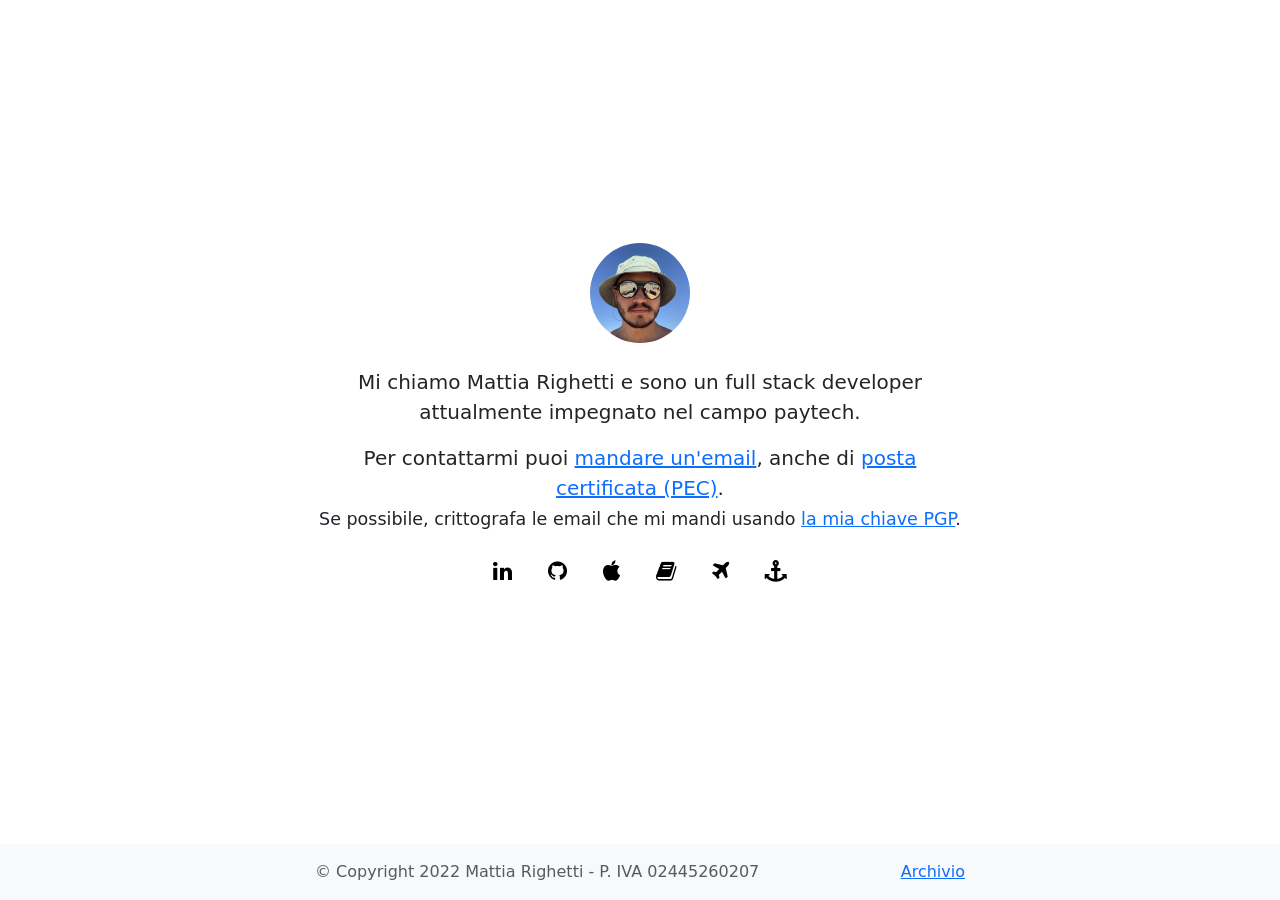
<file: index.html>
<!doctype html>
<html lang="en" class="h-100">
  <head>
    <title>Mattia Righetti</title>
    <meta charset="utf-8">
    <meta name="robots" content="index, follow, max-image-preview:large, max-snippet:-1, max-video-preview:-1">
    <meta name="description" content="Full stack developer">
    <link rel="canonical" href="https://rght.it/">
    <meta property="og:locale" content="it_IT">
    <meta property="og:type" content="website">
    <meta property="og:title" content="Mattia Righetti">
    <meta property="og:description" content="Full stack developer">
    <meta property="og:url" content="https://rght.it/">
    <meta property="og:site_name" content="Mattia Righetti">
    <meta property="article:modified_time" content="2022-04-18T16:51:58+00:00">
    <meta property="og:image" content="">
    <meta property="og:image:width" content="">
    <meta property="og:image:height" content="">
    <meta property="og:image:type" content="image/jpeg">
    <meta name="twitter:card" content="summary_large_image">
    <meta name="twitter:title" content="Mattia Righetti">
    <meta name="twitter:description" content="Full stack developer">
    <meta name="twitter:image" content="">
    <meta name="twitter:site" content="@mrght">
    <meta name="twitter:label1" content="Estimated reading time">
    <meta name="twitter:data1" content="1 minute">
    <meta name="viewport" content="width=device-width, initial-scale=1">
    <link href="https://cdn.jsdelivr.net/npm/bootstrap@5.1.3/dist/css/bootstrap.min.css" rel="stylesheet" integrity="sha384-1BmE4kWBq78iYhFldvKuhfTAU6auU8tT94WrHftjDbrCEXSU1oBoqyl2QvZ6jIW3" crossorigin="anonymous">
    <link rel="stylesheet" href="https://cdnjs.cloudflare.com/ajax/libs/font-awesome/4.7.0/css/font-awesome.min.css">
    <style>
      .container {
      width: auto;
      max-width: 680px;
      padding: 0 15px;
      }
      .fa {
      padding: 6px;
      font-size: 22px;
      text-decoration: none;
      color: black;
      }
      .contact-link {
      padding-left: 6px;
      font-size: 16px;
      text-decoration: none;
      color: black;
      }
      .archive {
      float: right;
      }
    </style>
    <!-- Google tag (gtag.js) -->
    <script async src="https://www.googletagmanager.com/gtag/js?id=G-7KN0N67CWR"></script>
    <script>
      window.dataLayer = window.dataLayer || [];
      function gtag(){dataLayer.push(arguments);}
      gtag('js', new Date());
      
      gtag('config', 'G-7KN0N67CWR');
                                                                                                            
    </script>
  </head>
  <body class="d-flex flex-column h-100">
    <header class="mb-auto"></header>
    <main class="flex-shrink-0 px-3 text-center d-flex p-3 mx-auto flex-column">
      <div class="container">
        <img src="Cappellino.jpg" class="img-circle hidden-xs-down" style="width: 100px; border-radius: 50px; margin-top: -10px;">
        <br><br>
        <p class="lead">Mi chiamo Mattia Righetti e sono un full stack developer attualmente impegnato nel campo
          paytech.
        </p>
        <p class="lead">Per contattarmi puoi <a href="/contact?type=email" target="_blank">mandare un'email</a>, anche di <a href="/contact?type=pec" target="_blank">posta certificata (PEC)</a>.                                                                                                                        <br>
          <small>Se possibile, crittografa le email che mi mandi usando <a href="public_key.asc">la mia chiave PGP</a>.
          </small>
        </p>
      </div>
<div class="container">
  <div class="row justify-content-center">
    <div class="col-auto">
      <ul class="list-unstyled d-flex gap-4 m-0 p-0">
        <li>
          <a href="https://linkedin.com/in/mattiarighetti"
             target="_blank"
             class="text-decoration-none text-dark fs-3">
            <i class="fa fa-linkedin"></i>
          </a>
        </li>
        <li>
          <a href="https://github.com/mattiarighetti"
             target="_blank"
             class="text-decoration-none text-dark fs-3">
            <i class="fa fa-github"></i>
          </a>
        </li>
        <li>
          <a href="https://apps.apple.com/it/developer/mattia-righetti/id1128702482"
             target="_blank"
             class="text-decoration-none text-dark fs-3">
            <i class="fa fa-apple"></i>
          </a>
        </li>
        <li>
          <a href="https://rght.it/lib"
             target="_blank"
             class="text-decoration-none text-dark fs-3">
            <i class="fa fa-book"></i>
          </a>
        </li>
        <li>
          <a href="https://www.onlinecontest.org/olc-3.0/gliding/flightbook.html?sp=2026&st=olcp&rt=olc&pi=85450"
             target="_blank"
             class="text-decoration-none text-dark fs-3">
            <i class="fa fa-plane"></i>
          </a>
        </li>
        <li>
          <a href="https://sailties.net/it/u/mattiar"
             target="_blank"
             class="text-decoration-none text-dark fs-3">
            <i class="fa fa-anchor"></i>
          </a>
        </li>
      </ul>
    </div>
  </div>
</div>

    </main>
    <footer class="footer mt-auto py-3 bg-light">
      <div class="container">
        <span class="text-muted">&copy; Copyright 2022 Mattia Righetti - P. IVA 02445260207</span>
        <span class="text-muted archive">
        <a href="https://web.archive.org/web/20220426195501/https://www.mattiarighetti.it/" target="_blank">Archivio</a>
        </span>
      </div>
    </footer>
    <script src="https://cdn.jsdelivr.net/npm/bootstrap@5.1.3/dist/js/bootstrap.bundle.min.js" integrity="sha384-ka7Sk0Gln4gmtz2MlQnikT1wXgYsOg+OMhuP+IlRH9sENBO0LRn5q+8nbTov4+1p" crossorigin="anonymous"></script>
  </body>
</html>
</file>
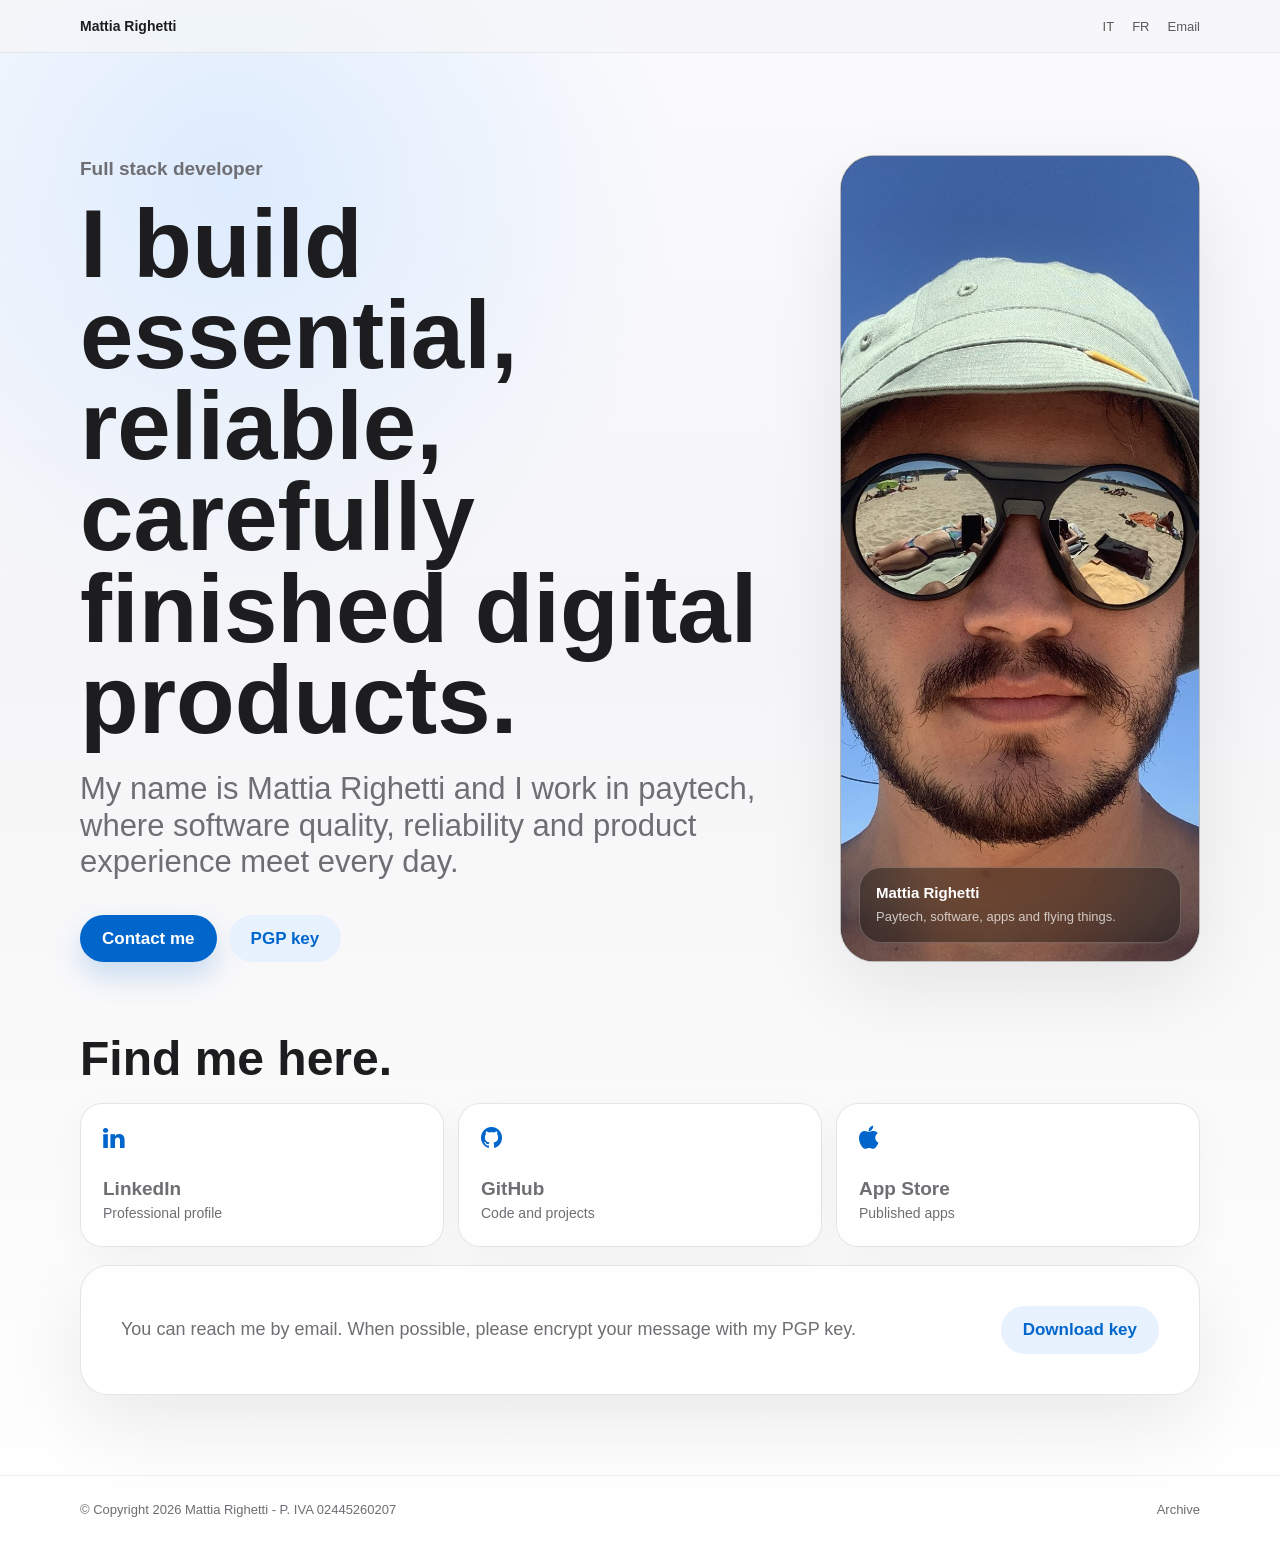
<file: en/index.html>
<!doctype html>
<html lang="en">
  <head>
    <title>Mattia Righetti</title>
    <meta charset="utf-8">
    <meta name="robots" content="index, follow, max-image-preview:large, max-snippet:-1, max-video-preview:-1">
    <meta name="description" content="Full stack developer in the paytech industry.">
    <link rel="canonical" href="https://rght.it/en/">
    <meta property="og:locale" content="en_US">
    <meta property="og:type" content="website">
    <meta property="og:title" content="Mattia Righetti">
    <meta property="og:description" content="Full stack developer in the paytech industry.">
    <meta property="og:url" content="https://rght.it/en/">
    <meta property="og:site_name" content="Mattia Righetti">
    <meta property="article:modified_time" content="2026-07-20T00:00:00+02:00">
    <meta name="twitter:card" content="summary_large_image">
    <meta name="twitter:title" content="Mattia Righetti">
    <meta name="twitter:description" content="Full stack developer in the paytech industry.">
    <meta name="twitter:site" content="@mrght">
    <meta name="viewport" content="width=device-width, initial-scale=1">
    <link href="https://cdn.jsdelivr.net/npm/bootstrap@5.1.3/dist/css/bootstrap.min.css" rel="stylesheet" integrity="sha384-1BmE4kWBq78iYhFldvKuhfTAU6auU8tT94WrHftjDbrCEXSU1oBoqyl2QvZ6jIW3" crossorigin="anonymous">
    <link rel="stylesheet" href="https://cdnjs.cloudflare.com/ajax/libs/font-awesome/4.7.0/css/font-awesome.min.css">
    <link rel="stylesheet" href="/assets/css/site.css">
    <script async src="https://www.googletagmanager.com/gtag/js?id=G-7KN0N67CWR"></script>
    <script>
      window.dataLayer = window.dataLayer || [];
      function gtag(){dataLayer.push(arguments);}
      gtag('js', new Date());
      gtag('config', 'G-7KN0N67CWR');
    </script>
  </head>
  <body>
    <div class="site-shell">
      <header class="topbar">
        <nav class="topbar-inner" aria-label="Main navigation">
          <a class="brand" href="/en/">Mattia Righetti</a>
          <ul class="nav-links">
            <li><a href="/">IT</a></li>
            <li><a href="/fr/">FR</a></li>
            <li><a href="/contact?type=email">Email</a></li>
          </ul>
        </nav>
      </header>

      <main>
        <section class="hero" aria-labelledby="hero-title">
          <div class="hero-grid">
            <div>
              <p class="eyebrow">Full stack developer</p>
              <h1 class="hero-title" id="hero-title">I build essential, reliable, carefully finished digital products.</h1>
              <p class="hero-copy">My name is Mattia Righetti and I work in paytech, where software quality, reliability and product experience meet every day.</p>
              <div class="hero-actions">
                <a class="button button-primary" href="/contact?type=email">Contact me</a>
                <a class="button button-secondary" href="/public_key.asc">PGP key</a>
              </div>
            </div>

            <figure class="portrait-card m-0">
              <img src="/Cappellino.jpg" alt="Portrait of Mattia Righetti">
              <figcaption class="portrait-caption">
                <strong>Mattia Righetti</strong>
                <span>Paytech, software, apps and flying things.</span>
              </figcaption>
            </figure>
          </div>
        </section>

        <section class="content-band" aria-labelledby="links-title">
          <div class="content-inner">
            <h2 class="section-title" id="links-title">Find me here.</h2>
            <div class="link-grid">
              <a class="link-card" href="https://linkedin.com/in/mattiarighetti/?locale=en_US" target="_blank" rel="noopener">
                <i class="fa fa-linkedin" aria-hidden="true"></i>
                <span><strong>LinkedIn</strong>Professional profile</span>
              </a>
              <a class="link-card" href="https://github.com/mattiarighetti" target="_blank" rel="noopener">
                <i class="fa fa-github" aria-hidden="true"></i>
                <span><strong>GitHub</strong>Code and projects</span>
              </a>
              <a class="link-card" href="https://apps.apple.com/it/developer/mattia-righetti/id1128702482" target="_blank" rel="noopener">
                <i class="fa fa-apple" aria-hidden="true"></i>
                <span><strong>App Store</strong>Published apps</span>
              </a>
            </div>

            <div class="note-panel">
              <p>You can reach me by email. When possible, please encrypt your message with my PGP key.</p>
              <a class="button button-secondary" href="/public_key.asc">Download key</a>
            </div>
          </div>
        </section>
      </main>

      <footer class="site-footer">
        <div class="footer-inner">
          <span>&copy; Copyright 2026 Mattia Righetti - P. IVA 02445260207</span>
          <a href="https://web.archive.org/web/20220426195501/https://www.mattiarighetti.it/" target="_blank" rel="noopener">Archive</a>
        </div>
      </footer>
    </div>

    <script src="https://cdn.jsdelivr.net/npm/bootstrap@5.1.3/dist/js/bootstrap.bundle.min.js" integrity="sha384-ka7Sk0Gln4gmtz2MlQnikT1wXgYsOg+OMhuP+IlRH9sENBO0LRn5q+8nbTov4+1p" crossorigin="anonymous"></script>
  </body>
</html>
</file>
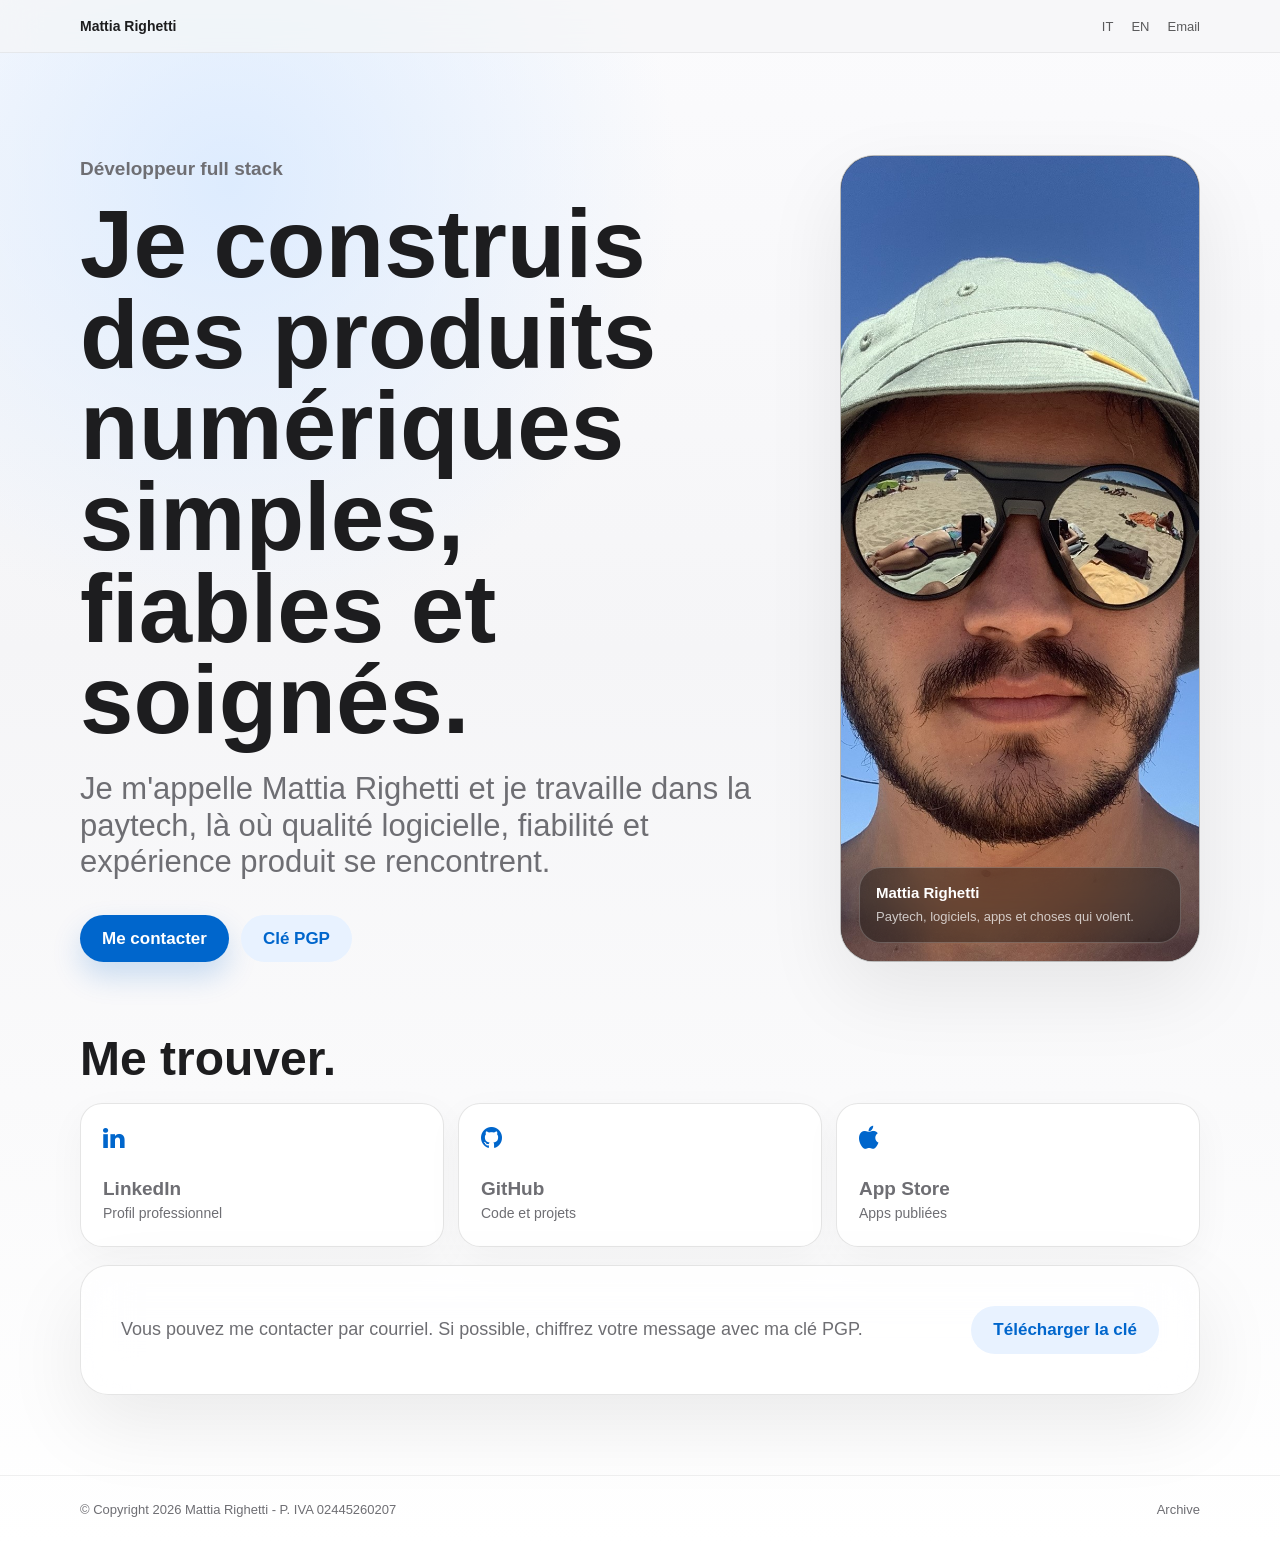
<file: fr/index.html>
<!doctype html>
<html lang="fr">
  <head>
    <title>Mattia Righetti</title>
    <meta charset="utf-8">
    <meta name="robots" content="index, follow, max-image-preview:large, max-snippet:-1, max-video-preview:-1">
    <meta name="description" content="Developpeur full stack dans le secteur paytech.">
    <link rel="canonical" href="https://rght.it/fr/">
    <meta property="og:locale" content="fr_FR">
    <meta property="og:type" content="website">
    <meta property="og:title" content="Mattia Righetti">
    <meta property="og:description" content="Developpeur full stack dans le secteur paytech.">
    <meta property="og:url" content="https://rght.it/fr/">
    <meta property="og:site_name" content="Mattia Righetti">
    <meta property="article:modified_time" content="2026-07-20T00:00:00+02:00">
    <meta name="twitter:card" content="summary_large_image">
    <meta name="twitter:title" content="Mattia Righetti">
    <meta name="twitter:description" content="Developpeur full stack dans le secteur paytech.">
    <meta name="twitter:site" content="@mrght">
    <meta name="viewport" content="width=device-width, initial-scale=1">
    <link href="https://cdn.jsdelivr.net/npm/bootstrap@5.1.3/dist/css/bootstrap.min.css" rel="stylesheet" integrity="sha384-1BmE4kWBq78iYhFldvKuhfTAU6auU8tT94WrHftjDbrCEXSU1oBoqyl2QvZ6jIW3" crossorigin="anonymous">
    <link rel="stylesheet" href="https://cdnjs.cloudflare.com/ajax/libs/font-awesome/4.7.0/css/font-awesome.min.css">
    <link rel="stylesheet" href="/assets/css/site.css">
    <script async src="https://www.googletagmanager.com/gtag/js?id=G-7KN0N67CWR"></script>
    <script>
      window.dataLayer = window.dataLayer || [];
      function gtag(){dataLayer.push(arguments);}
      gtag('js', new Date());
      gtag('config', 'G-7KN0N67CWR');
    </script>
  </head>
  <body>
    <div class="site-shell">
      <header class="topbar">
        <nav class="topbar-inner" aria-label="Navigation principale">
          <a class="brand" href="/fr/">Mattia Righetti</a>
          <ul class="nav-links">
            <li><a href="/">IT</a></li>
            <li><a href="/en/">EN</a></li>
            <li><a href="/contact?type=email">Email</a></li>
          </ul>
        </nav>
      </header>

      <main>
        <section class="hero" aria-labelledby="hero-title">
          <div class="hero-grid">
            <div>
              <p class="eyebrow">D&eacute;veloppeur full stack</p>
              <h1 class="hero-title" id="hero-title">Je construis des produits num&eacute;riques simples, fiables et soign&eacute;s.</h1>
              <p class="hero-copy">Je m'appelle Mattia Righetti et je travaille dans la paytech, l&agrave; o&ugrave; qualit&eacute; logicielle, fiabilit&eacute; et exp&eacute;rience produit se rencontrent.</p>
              <div class="hero-actions">
                <a class="button button-primary" href="/contact?type=email">Me contacter</a>
                <a class="button button-secondary" href="/public_key.asc">Cl&eacute; PGP</a>
              </div>
            </div>

            <figure class="portrait-card m-0">
              <img src="/Cappellino.jpg" alt="Portrait de Mattia Righetti">
              <figcaption class="portrait-caption">
                <strong>Mattia Righetti</strong>
                <span>Paytech, logiciels, apps et choses qui volent.</span>
              </figcaption>
            </figure>
          </div>
        </section>

        <section class="content-band" aria-labelledby="links-title">
          <div class="content-inner">
            <h2 class="section-title" id="links-title">Me trouver.</h2>
            <div class="link-grid">
              <a class="link-card" href="https://linkedin.com/in/mattiarighetti/?locale=fr_FR" target="_blank" rel="noopener">
                <i class="fa fa-linkedin" aria-hidden="true"></i>
                <span><strong>LinkedIn</strong>Profil professionnel</span>
              </a>
              <a class="link-card" href="https://github.com/mattiarighetti" target="_blank" rel="noopener">
                <i class="fa fa-github" aria-hidden="true"></i>
                <span><strong>GitHub</strong>Code et projets</span>
              </a>
              <a class="link-card" href="https://apps.apple.com/it/developer/mattia-righetti/id1128702482" target="_blank" rel="noopener">
                <i class="fa fa-apple" aria-hidden="true"></i>
                <span><strong>App Store</strong>Apps publi&eacute;es</span>
              </a>
            </div>

            <div class="note-panel">
              <p>Vous pouvez me contacter par courriel. Si possible, chiffrez votre message avec ma cl&eacute; PGP.</p>
              <a class="button button-secondary" href="/public_key.asc">T&eacute;l&eacute;charger la cl&eacute;</a>
            </div>
          </div>
        </section>
      </main>

      <footer class="site-footer">
        <div class="footer-inner">
          <span>&copy; Copyright 2026 Mattia Righetti - P. IVA 02445260207</span>
          <a href="https://web.archive.org/web/20220426195501/https://www.mattiarighetti.it/" target="_blank" rel="noopener">Archive</a>
        </div>
      </footer>
    </div>

    <script src="https://cdn.jsdelivr.net/npm/bootstrap@5.1.3/dist/js/bootstrap.bundle.min.js" integrity="sha384-ka7Sk0Gln4gmtz2MlQnikT1wXgYsOg+OMhuP+IlRH9sENBO0LRn5q+8nbTov4+1p" crossorigin="anonymous"></script>
  </body>
</html>
</file>
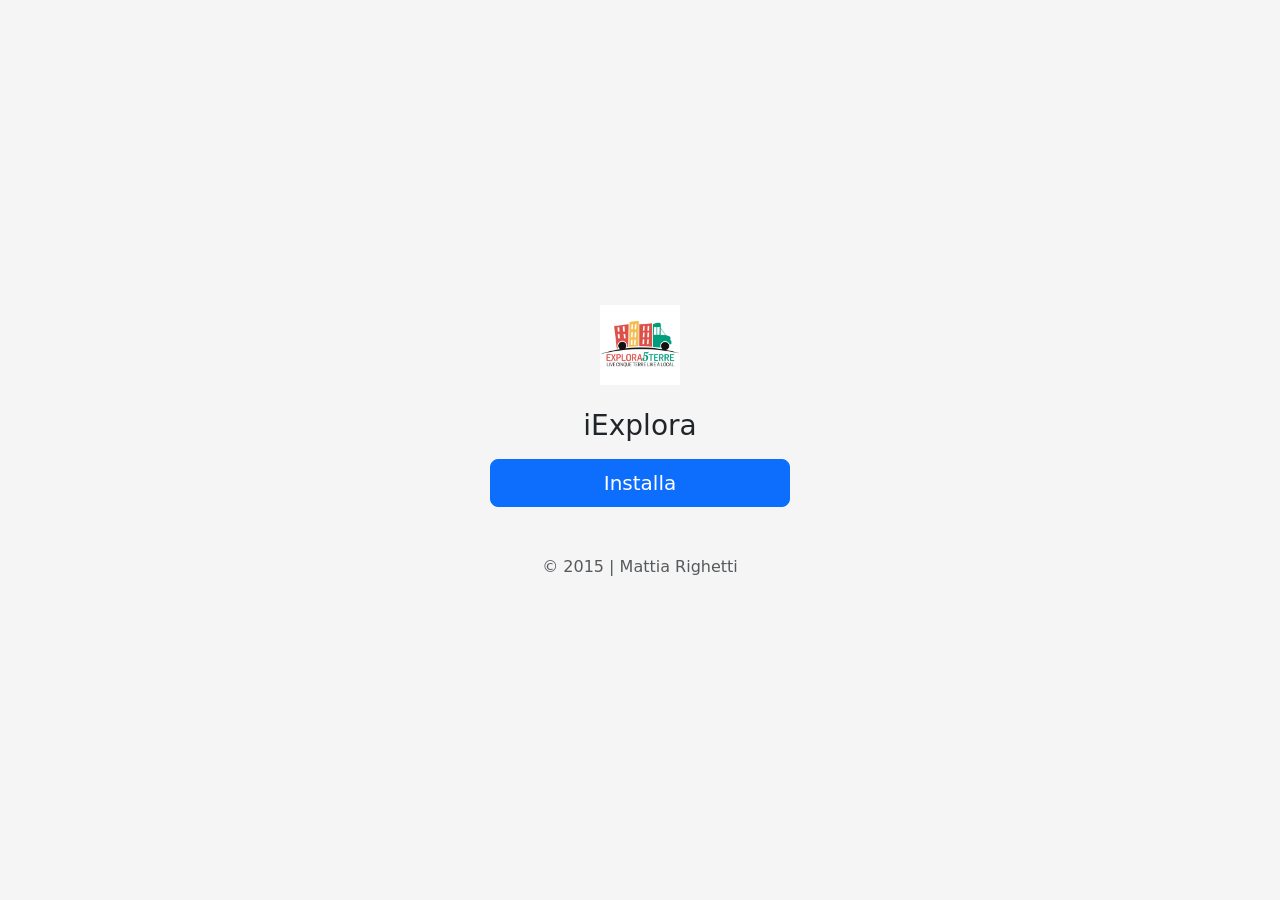
<file: apps/iExplora/v2/index.html>
<!doctype html>
<html lang="it">
  <head>
    <meta charset="utf-8">
    <meta name="viewport" content="width=device-width, initial-scale=1">
    <meta name="description" content="">
    <meta name="author" content="Mattia Righetti">
    <meta name="generator" content="Hugo 0.84.0">
    <title>iExplora - OTA Distribuion - Mattia Righetti</title>

    

    <!-- Bootstrap core CSS -->
    <link href="https://cdn.jsdelivr.net/npm/bootstrap@5.0.2/dist/css/bootstrap.min.css" rel="stylesheet" integrity="sha384-EVSTQN3/azprG1Anm3QDgpJLIm9Nao0Yz1ztcQTwFspd3yD65VohhpuuCOmLASjC" crossorigin="anonymous">

    <style>
      .bd-placeholder-img {
        font-size: 1.125rem;
        text-anchor: middle;
        -webkit-user-select: none;
        -moz-user-select: none;
        user-select: none;
      }

      @media (min-width: 768px) {
        .bd-placeholder-img-lg {
          font-size: 3.5rem;
        }
      }
    </style>

    
    <!-- Custom styles for this template -->
    <link href="signin.css" rel="stylesheet">
  </head>
  <body class="text-center">
    
<main class="form-signin">
  <form>
    <img class="mb-4" src="image.512x512.png" alt="" width="80" height="80">
    <h1 class="h3 mb-3 fw-normal">iExplora</h1>
    <a class="w-100 btn btn-lg btn-primary" href="itms-services://?action=download-manifest&url=https://rght.it/apps/iExplora/v2/manifest.plist">Installa</a>
    <p class="mt-5 mb-3 text-muted">&copy; 2015 | Mattia Righetti</p>
  </form>
</main>
    
  </body>
</html>
</file>
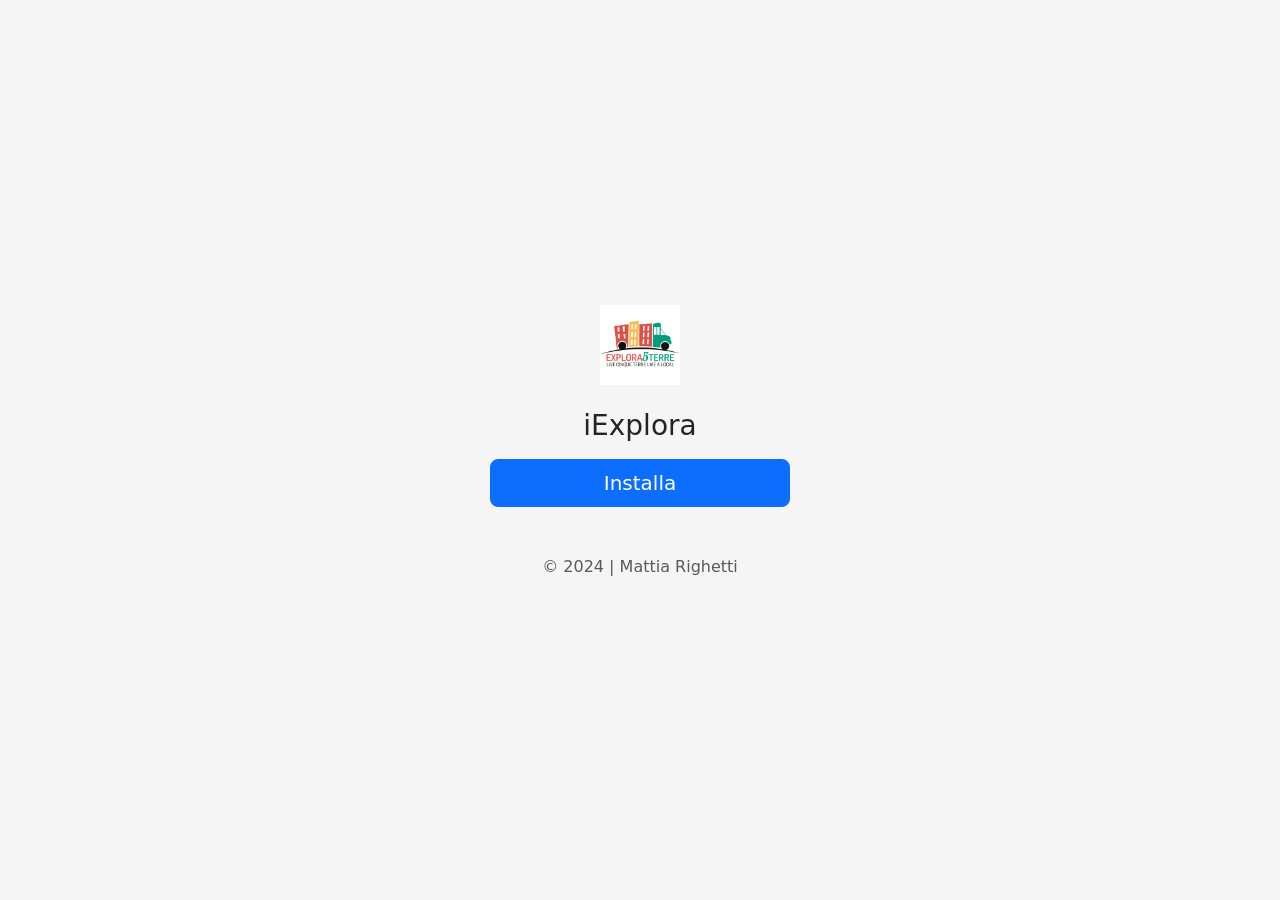
<file: apps/iExplora/v3/index.html>
<!doctype html>
<html lang="it">
  <head>
    <meta charset="utf-8">
    <meta name="viewport" content="width=device-width, initial-scale=1">
    <meta name="description" content="">
    <meta name="author" content="Mattia Righetti">
    <meta name="generator" content="Hugo 0.84.0">
    <title>iExplora - OTA Distribuion - Mattia Righetti</title>

    

    <!-- Bootstrap core CSS -->
    <link href="https://cdn.jsdelivr.net/npm/bootstrap@5.0.2/dist/css/bootstrap.min.css" rel="stylesheet" integrity="sha384-EVSTQN3/azprG1Anm3QDgpJLIm9Nao0Yz1ztcQTwFspd3yD65VohhpuuCOmLASjC" crossorigin="anonymous">

    <style>
      .bd-placeholder-img {
        font-size: 1.125rem;
        text-anchor: middle;
        -webkit-user-select: none;
        -moz-user-select: none;
        user-select: none;
      }

      @media (min-width: 768px) {
        .bd-placeholder-img-lg {
          font-size: 3.5rem;
        }
      }
    </style>

    
    <!-- Custom styles for this template -->
    <link href="signin.css" rel="stylesheet">
  </head>
  <body class="text-center">
    
<main class="form-signin">
  <form>
    <img class="mb-4" src="image.512x512.png" alt="" width="80" height="80">
    <h1 class="h3 mb-3 fw-normal">iExplora</h1>

    <a class="w-100 btn btn-lg btn-primary" href="itms-services://?action=download-manifest&url=https://rght.it/apps/iExplora/v3/manifest.plist">Installa</a>
    <p class="mt-5 mb-3 text-muted">&copy; 2024 | Mattia Righetti</p>
  </form>
</main>
    
  </body>
</html>
</file>
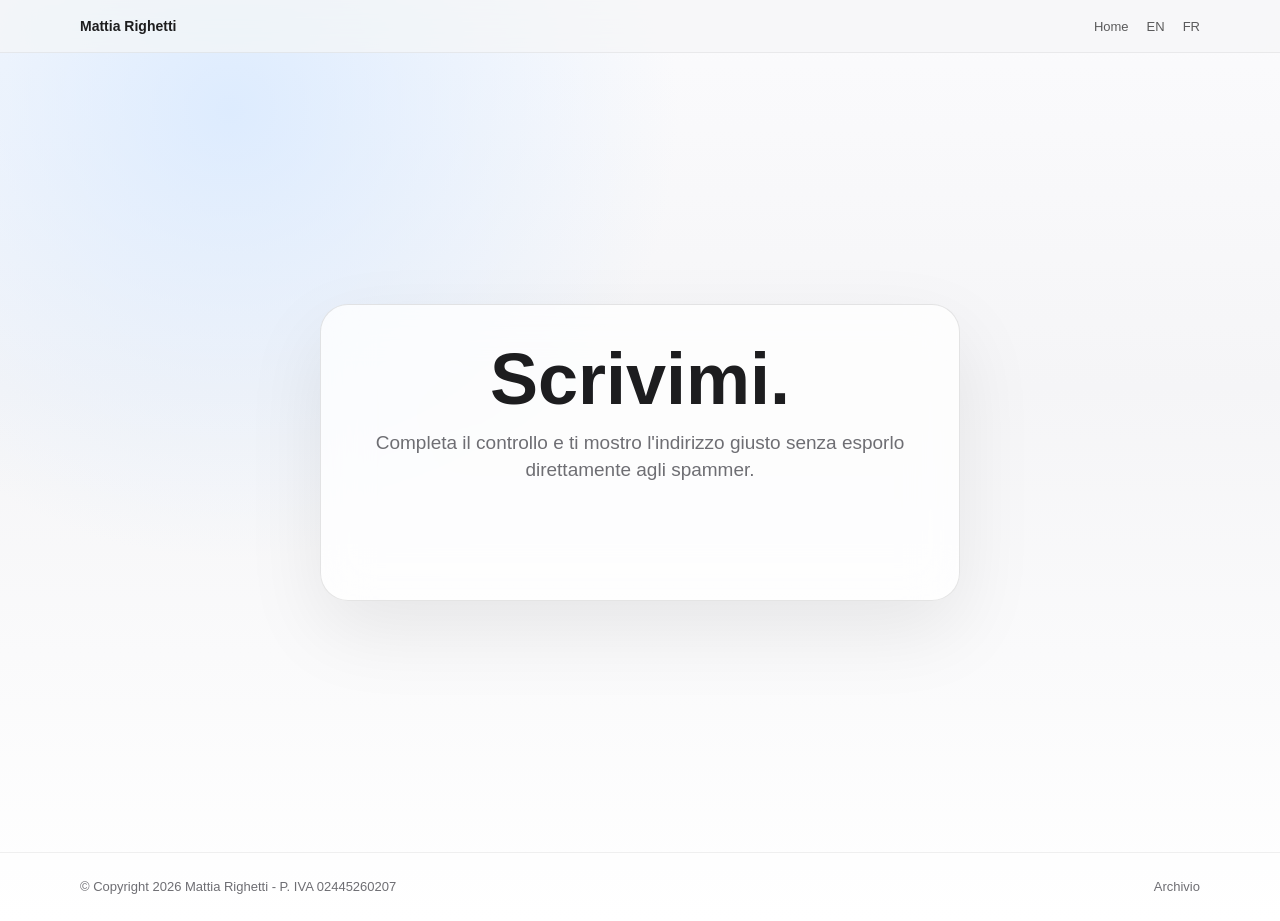
<file: contact.html>
<!doctype html>
<html lang="it">
  <head>
    <title>Contatti - Mattia Righetti</title>
    <meta charset="utf-8">
    <meta name="robots" content="index, follow, max-image-preview:large, max-snippet:-1, max-video-preview:-1">
    <meta name="description" content="Contatta Mattia Righetti.">
    <link rel="canonical" href="https://rght.it/contact">
    <meta property="og:locale" content="it_IT">
    <meta property="og:type" content="website">
    <meta property="og:title" content="Contatti - Mattia Righetti">
    <meta property="og:description" content="Contatta Mattia Righetti.">
    <meta property="og:url" content="https://rght.it/contact">
    <meta property="og:site_name" content="Mattia Righetti">
    <meta property="article:modified_time" content="2026-07-20T00:00:00+02:00">
    <meta name="twitter:card" content="summary_large_image">
    <meta name="twitter:title" content="Contatti - Mattia Righetti">
    <meta name="twitter:description" content="Contatta Mattia Righetti.">
    <meta name="twitter:site" content="@mrght">
    <meta name="viewport" content="width=device-width, initial-scale=1">
    <link href="https://cdn.jsdelivr.net/npm/bootstrap@5.1.3/dist/css/bootstrap.min.css" rel="stylesheet" integrity="sha384-1BmE4kWBq78iYhFldvKuhfTAU6auU8tT94WrHftjDbrCEXSU1oBoqyl2QvZ6jIW3" crossorigin="anonymous">
    <link rel="stylesheet" href="/assets/css/site.css">
    <script src="https://www.google.com/recaptcha/api.js" async defer></script>
    <script src="https://ajax.googleapis.com/ajax/libs/jquery/3.4.1/jquery.min.js"></script>
    <script>
      var contacts = new Map();
      contacts.set('email', 'bUByZ2h0Lml0');
      contacts.set('pec', 'cGVjQHBlYy5tYXR0aWFyaWdoZXR0aS5pdA==');
      contacts.set('imessage', 'aW1lc3NhZ2VAcmdodC5pdA==');

      var contactType = new URLSearchParams(window.location.search).get('type') || 'email';
      var contactSyntax = contactType === 'imessage' ? 'sms:' : 'mailto:';

      function submit_recaptcha_form() {
        var encodedContact = contacts.get(contactType) || contacts.get('email');
        var decodedContact = atob(encodedContact);

        $('.g-recaptcha').hide();
        $('#contact-result').html('<a href="' + contactSyntax + decodedContact + '">' + decodedContact + '</a>');
      }
    </script>
  </head>
  <body>
    <div class="site-shell">
      <header class="topbar">
        <nav class="topbar-inner" aria-label="Navigazione principale">
          <a class="brand" href="/">Mattia Righetti</a>
          <ul class="nav-links">
            <li><a href="/">Home</a></li>
            <li><a href="/en/">EN</a></li>
            <li><a href="/fr/">FR</a></li>
          </ul>
        </nav>
      </header>

      <main class="contact-page">
        <section class="contact-panel" aria-labelledby="contact-title">
          <h1 id="contact-title">Scrivimi.</h1>
          <p>Completa il controllo e ti mostro l'indirizzo giusto senza esporlo direttamente agli spammer.</p>
          <form action="#" method="post" id="recaptcha-form">
            <div class="g-recaptcha" data-sitekey="6LdJIhklAAAAAHrTglgvftCgN3vOfaQr13xv-2qI" data-callback="submit_recaptcha_form"></div>
            <div class="contact-result mt-4" id="contact-result" aria-live="polite"></div>
          </form>
        </section>
      </main>

      <footer class="site-footer">
        <div class="footer-inner">
          <span>&copy; Copyright 2026 Mattia Righetti - P. IVA 02445260207</span>
          <a href="https://web.archive.org/web/20220426195501/https://www.mattiarighetti.it/" target="_blank" rel="noopener">Archivio</a>
        </div>
      </footer>
    </div>

    <script src="https://cdn.jsdelivr.net/npm/bootstrap@5.1.3/dist/js/bootstrap.bundle.min.js" integrity="sha384-ka7Sk0Gln4gmtz2MlQnikT1wXgYsOg+OMhuP+IlRH9sENBO0LRn5q+8nbTov4+1p" crossorigin="anonymous"></script>
  </body>
</html>
</file>
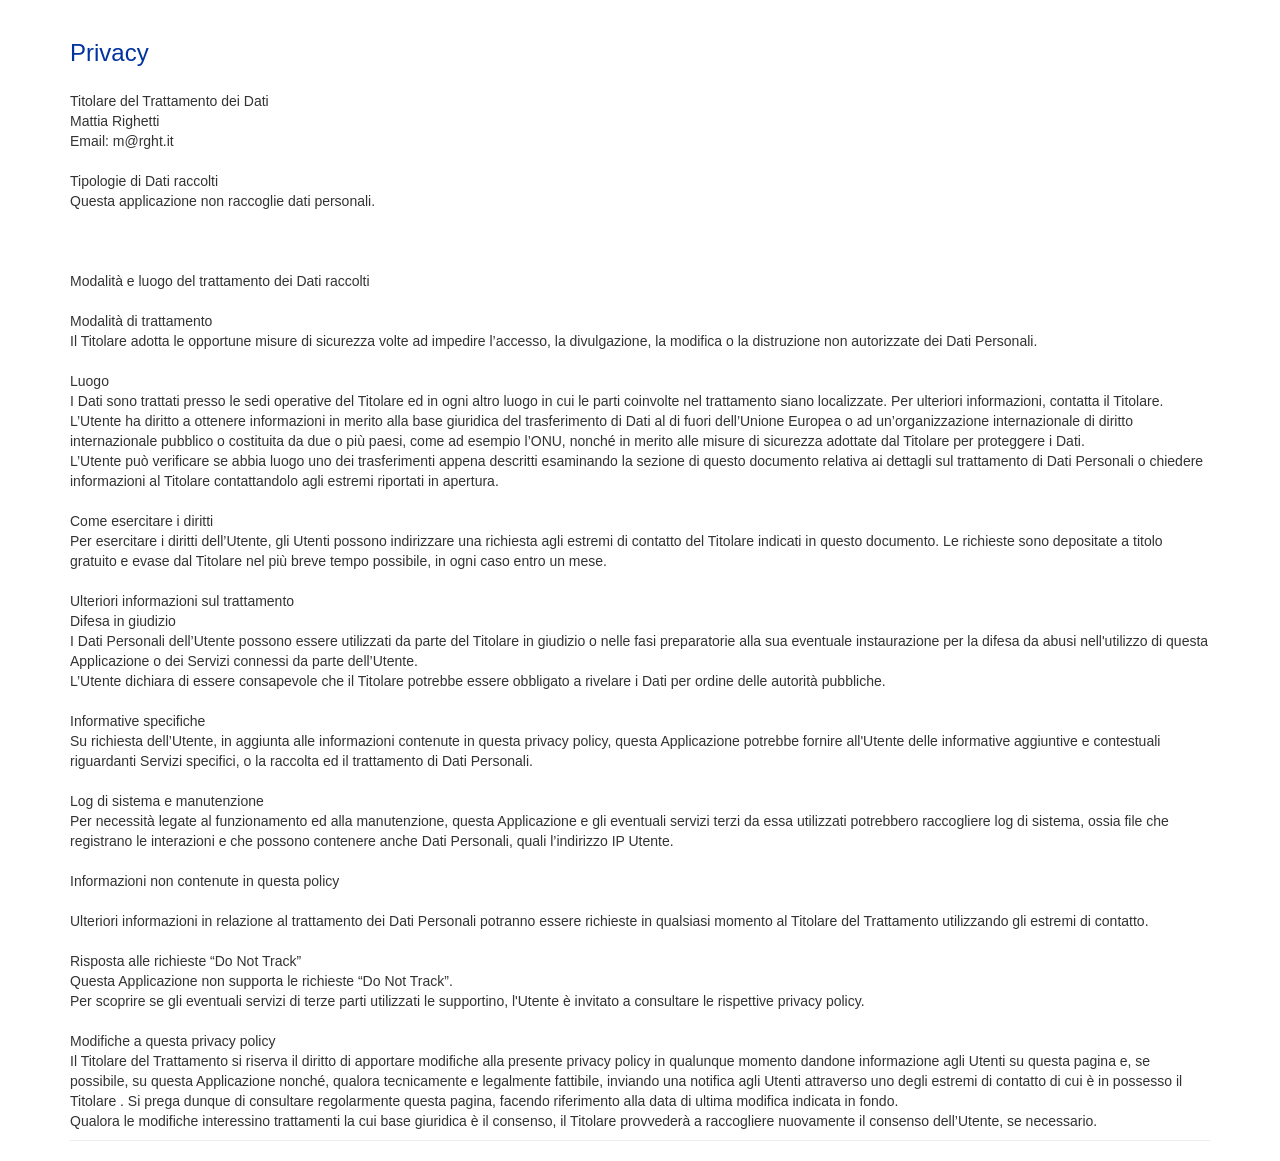
<file: apps/CernMonitor/privacy-policy.html>
<html lang="en"><head>
    <meta charset="utf-8">
    <meta http-equiv="X-UA-Compatible" content="IE=edge">
    <meta name="viewport" content="width=device-width, initial-scale=1">
    <!-- The above 3 meta tags *must* come first in the head; any other head content must come *after* these tags -->
    <meta name="description" content="">
    <meta name="author" content="">


    <title>Cern Monitor - Privacy policy</title>

    <!-- Bootstrap core CSS -->
   <!-- Latest compiled and minified CSS -->
   <link rel="stylesheet" href="https://maxcdn.bootstrapcdn.com/bootstrap/3.3.5/css/bootstrap.min.css">

   <style>
   h3 {
      color: #0033A0;
      padding-bottom: 15px;
   }
   h4 {
      color : #707070;
   }
   </style>



  </head>

  <body>
    <div class="container">

      <div class="page-header">


      <h3>Privacy</h3>
      Titolare del Trattamento dei Dati<br>
      Mattia Righetti
      <br>Email: m@rght.it
      
      <br><br>Tipologie di Dati raccolti<br>
      Questa applicazione non raccoglie dati personali.
      <br><br>

      <br><br>Modalità e luogo del trattamento dei Dati raccolti
      <br><br>Modalità di trattamento
      <br>Il Titolare adotta le opportune misure di sicurezza volte ad impedire l’accesso, la divulgazione, la modifica o la distruzione non autorizzate dei Dati Personali. 
      
      <br><br>Luogo
      <br>I Dati sono trattati presso le sedi operative del Titolare ed in ogni altro luogo in cui le parti coinvolte nel trattamento siano localizzate. Per ulteriori informazioni, contatta il Titolare.
         
      <br>L’Utente ha diritto a ottenere informazioni in merito alla base giuridica del trasferimento di Dati al di fuori dell’Unione Europea o ad un’organizzazione internazionale di diritto internazionale pubblico o costituita da due o più paesi, come ad esempio l’ONU, nonché in merito alle misure di sicurezza adottate dal Titolare per proteggere i Dati.
      
      <br> L’Utente può verificare se abbia luogo uno dei trasferimenti appena descritti esaminando la sezione di questo documento relativa ai dettagli sul trattamento di Dati Personali o chiedere informazioni al Titolare contattandolo agli estremi riportati in apertura.
      
      <br><br> Come esercitare i diritti
      <br> Per esercitare i diritti dell’Utente, gli Utenti possono indirizzare una richiesta agli estremi di contatto del Titolare indicati in questo documento. Le richieste sono depositate a titolo gratuito e evase dal Titolare nel più breve tempo possibile, in ogni caso entro un mese.
     
      <br><br>Ulteriori informazioni sul trattamento
      <br>Difesa in giudizio
      <br>I Dati Personali dell’Utente possono essere utilizzati da parte del Titolare in giudizio o nelle fasi preparatorie alla sua eventuale instaurazione per la difesa da abusi nell'utilizzo di questa Applicazione o dei Servizi connessi da parte dell’Utente.
      <br>L’Utente dichiara di essere consapevole che il Titolare potrebbe essere obbligato a rivelare i Dati per ordine delle autorità pubbliche.
      
      <br><br>Informative specifiche
      <br>Su richiesta dell’Utente, in aggiunta alle informazioni contenute in questa privacy policy, questa Applicazione potrebbe fornire all'Utente delle informative aggiuntive e contestuali riguardanti Servizi specifici, o la raccolta ed il trattamento di Dati Personali.
      
      <br><br> Log di sistema e manutenzione
      <br> Per necessità legate al funzionamento ed alla manutenzione, questa Applicazione e gli eventuali servizi terzi da essa utilizzati potrebbero raccogliere log di sistema, ossia file che registrano le interazioni e che possono contenere anche Dati Personali, quali l’indirizzo IP Utente.
      
      <br><br>Informazioni non contenute in questa policy
      <br><br>Ulteriori informazioni in relazione al trattamento dei Dati Personali potranno essere richieste in qualsiasi momento al Titolare del Trattamento utilizzando gli estremi di contatto.
      
      <br><br>Risposta alle richieste “Do Not Track”
      <br>Questa Applicazione non supporta le richieste “Do Not Track”.
      <br>Per scoprire se gli eventuali servizi di terze parti utilizzati le supportino, l'Utente è invitato a consultare le rispettive privacy policy.
      
      <br><br>Modifiche a questa privacy policy
      <br>Il Titolare del Trattamento si riserva il diritto di apportare modifiche alla presente privacy policy in qualunque momento dandone informazione agli Utenti su questa pagina e, se possibile, su questa Applicazione nonché, qualora tecnicamente e legalmente fattibile, inviando una notifica agli Utenti attraverso uno degli estremi di contatto di cui è in possesso il Titolare . Si prega dunque di consultare regolarmente questa pagina, facendo riferimento alla data di ultima modifica indicata in fondo.
      
      <br>Qualora le modifiche interessino trattamenti la cui base giuridica è il consenso, il Titolare provvederà a raccogliere nuovamente il consenso dell’Utente, se necessario.

     


    </div> <!-- /container -->

  

</div></body></html>
</file>
<file: assets/css/site.css>
:root {
  --page-bg: #f5f5f7;
  --surface: rgba(255, 255, 255, 0.74);
  --surface-strong: rgba(255, 255, 255, 0.92);
  --text: #1d1d1f;
  --muted: #6e6e73;
  --hairline: rgba(0, 0, 0, 0.1);
  --accent: #0066cc;
  --accent-soft: #e8f2ff;
  --shadow: 0 30px 80px rgba(0, 0, 0, 0.08);
}

* {
  box-sizing: border-box;
}

html {
  scroll-behavior: smooth;
}

body {
  min-height: 100vh;
  margin: 0;
  color: var(--text);
  background:
    radial-gradient(circle at 18% 12%, rgba(214, 232, 255, 0.8), transparent 28rem),
    linear-gradient(180deg, #fbfbfd 0%, var(--page-bg) 42%, #ffffff 100%);
  font-family: -apple-system, BlinkMacSystemFont, "SF Pro Display", "SF Pro Text", "Helvetica Neue", Helvetica, Arial, sans-serif;
  letter-spacing: 0;
}

a {
  color: var(--accent);
  text-decoration: none;
}

a:hover,
a:focus {
  color: #004c99;
  text-decoration: none;
}

.site-shell {
  display: flex;
  min-height: 100vh;
  flex-direction: column;
}

.topbar {
  position: sticky;
  top: 0;
  z-index: 10;
  border-bottom: 1px solid rgba(0, 0, 0, 0.06);
  background: rgba(245, 245, 247, 0.72);
  backdrop-filter: saturate(180%) blur(18px);
}

.topbar-inner {
  display: flex;
  width: min(1120px, calc(100% - 32px));
  min-height: 52px;
  align-items: center;
  justify-content: space-between;
  margin: 0 auto;
  gap: 20px;
}

.brand {
  color: var(--text);
  font-size: 14px;
  font-weight: 650;
}

.nav-links {
  display: flex;
  align-items: center;
  gap: 18px;
  margin: 0;
  padding: 0;
  list-style: none;
}

.nav-links a {
  color: rgba(29, 29, 31, 0.72);
  font-size: 13px;
}

.nav-links a:hover,
.nav-links a:focus {
  color: var(--text);
}

.hero {
  width: min(1120px, calc(100% - 32px));
  margin: 0 auto;
  padding: clamp(56px, 8vw, 104px) 0 44px;
}

.hero-grid {
  display: grid;
  align-items: center;
  gap: clamp(28px, 6vw, 72px);
  grid-template-columns: minmax(0, 1fr) 360px;
}

.eyebrow {
  margin: 0 0 14px;
  color: var(--muted);
  font-size: 19px;
  font-weight: 600;
}

.hero-title {
  max-width: 760px;
  margin: 0;
  font-size: clamp(52px, 8vw, 96px);
  font-weight: 700;
  letter-spacing: 0;
  line-height: 0.95;
}

.hero-copy {
  max-width: 720px;
  margin: 26px 0 0;
  color: var(--muted);
  font-size: clamp(22px, 2.6vw, 31px);
  font-weight: 500;
  line-height: 1.18;
}

.hero-actions {
  display: flex;
  flex-wrap: wrap;
  gap: 12px;
  margin-top: 34px;
}

.button {
  display: inline-flex;
  min-height: 44px;
  align-items: center;
  justify-content: center;
  border-radius: 999px;
  padding: 11px 22px;
  font-size: 17px;
  font-weight: 600;
  transition: transform 180ms ease, box-shadow 180ms ease, background 180ms ease;
}

.button:hover,
.button:focus {
  transform: translateY(-1px);
}

.button-primary {
  background: var(--accent);
  color: #fff;
  box-shadow: 0 14px 30px rgba(0, 102, 204, 0.2);
}

.button-primary:hover,
.button-primary:focus {
  color: #fff;
  background: #005bb8;
}

.button-secondary {
  background: var(--accent-soft);
  color: var(--accent);
}

.portrait-card {
  position: relative;
  align-self: stretch;
  min-height: 430px;
  overflow: hidden;
  border: 1px solid rgba(255, 255, 255, 0.7);
  border-radius: 34px;
  background: #111;
  box-shadow: var(--shadow);
}

.portrait-card img {
  width: 100%;
  height: 100%;
  min-height: 430px;
  object-fit: cover;
}

.portrait-caption {
  position: absolute;
  right: 18px;
  bottom: 18px;
  left: 18px;
  border: 1px solid rgba(255, 255, 255, 0.22);
  border-radius: 22px;
  padding: 14px 16px;
  color: #fff;
  background: rgba(0, 0, 0, 0.36);
  backdrop-filter: blur(18px);
}

.portrait-caption strong {
  display: block;
  font-size: 15px;
}

.portrait-caption span {
  color: rgba(255, 255, 255, 0.72);
  font-size: 13px;
}

.content-band {
  width: 100%;
  padding: 28px 0 80px;
}

.content-inner {
  width: min(1120px, calc(100% - 32px));
  margin: 0 auto;
}

.section-title {
  margin: 0 0 18px;
  font-size: clamp(32px, 4vw, 48px);
  font-weight: 700;
  line-height: 1.05;
}

.link-grid {
  display: grid;
  gap: 14px;
  grid-template-columns: repeat(3, minmax(0, 1fr));
}

.link-card {
  display: flex;
  min-height: 124px;
  flex-direction: column;
  justify-content: space-between;
  border: 1px solid var(--hairline);
  border-radius: 22px;
  padding: 22px;
  color: var(--text);
  background: var(--surface-strong);
  box-shadow: 0 12px 38px rgba(0, 0, 0, 0.04);
  transition: transform 180ms ease, box-shadow 180ms ease, border-color 180ms ease;
}

.link-card:hover,
.link-card:focus {
  color: var(--text);
  border-color: rgba(0, 102, 204, 0.22);
  box-shadow: 0 20px 48px rgba(0, 0, 0, 0.08);
  transform: translateY(-3px);
}

.link-card i {
  color: var(--accent);
  font-size: 25px;
}

.link-card strong {
  display: block;
  margin-top: 24px;
  font-size: 19px;
}

.link-card span {
  color: var(--muted);
  font-size: 14px;
}

.note-panel,
.contact-panel {
  border: 1px solid var(--hairline);
  border-radius: 28px;
  padding: clamp(24px, 4vw, 40px);
  background: var(--surface);
  box-shadow: var(--shadow);
  backdrop-filter: blur(24px);
}

.note-panel {
  display: flex;
  align-items: center;
  justify-content: space-between;
  margin-top: 18px;
  gap: 24px;
}

.note-panel p {
  max-width: 760px;
  margin: 0;
  color: var(--muted);
  font-size: 18px;
  line-height: 1.5;
}

.site-footer {
  margin-top: auto;
  border-top: 1px solid rgba(0, 0, 0, 0.06);
  padding: 24px 0;
  color: var(--muted);
  background: rgba(255, 255, 255, 0.62);
}

.footer-inner {
  display: flex;
  width: min(1120px, calc(100% - 32px));
  align-items: center;
  justify-content: space-between;
  margin: 0 auto;
  gap: 18px;
  font-size: 13px;
}

.footer-inner a {
  color: var(--muted);
}

.contact-page {
  display: grid;
  min-height: calc(100vh - 101px);
  place-items: center;
  padding: 64px 16px;
}

.contact-panel {
  width: min(640px, 100%);
  text-align: center;
}

.contact-panel h1 {
  margin: 0 0 14px;
  font-size: clamp(42px, 7vw, 72px);
  font-weight: 700;
  line-height: 0.96;
}

.contact-panel p {
  margin: 0 auto 28px;
  color: var(--muted);
  font-size: 19px;
  line-height: 1.45;
}

.contact-result a {
  display: inline-flex;
  min-height: 46px;
  align-items: center;
  justify-content: center;
  border-radius: 999px;
  padding: 11px 22px;
  background: var(--accent);
  color: #fff;
  font-weight: 650;
}

.g-recaptcha {
  display: inline-block;
}

@media (max-width: 900px) {
  .hero-grid {
    grid-template-columns: 1fr;
  }

  .portrait-card,
  .portrait-card img {
    min-height: 360px;
  }

  .link-grid {
    grid-template-columns: repeat(2, minmax(0, 1fr));
  }

  .note-panel {
    align-items: flex-start;
    flex-direction: column;
  }
}

@media (max-width: 640px) {
  .topbar-inner {
    width: min(100% - 24px, 1120px);
  }

  .nav-links {
    gap: 12px;
  }

  .nav-links a {
    font-size: 12px;
  }

  .hero,
  .content-inner,
  .footer-inner {
    width: min(100% - 24px, 1120px);
  }

  .hero {
    padding-top: 42px;
  }

  .hero-title {
    font-size: clamp(46px, 18vw, 64px);
  }

  .hero-copy {
    font-size: 21px;
  }

  .button {
    width: 100%;
  }

  .portrait-card,
  .portrait-card img {
    min-height: 340px;
  }

  .link-grid {
    grid-template-columns: 1fr;
  }

  .footer-inner {
    align-items: flex-start;
    flex-direction: column;
  }
}
</file>
<file: apps/iExplora/v2/signin.css>
html,
body {
  height: 100%;
}

body {
  display: flex;
  align-items: center;
  padding-top: 40px;
  padding-bottom: 40px;
  background-color: #f5f5f5;
}

.form-signin {
  width: 100%;
  max-width: 330px;
  padding: 15px;
  margin: auto;
}

.form-signin .checkbox {
  font-weight: 400;
}

.form-signin .form-floating:focus-within {
  z-index: 2;
}

.form-signin input[type="email"] {
  margin-bottom: -1px;
  border-bottom-right-radius: 0;
  border-bottom-left-radius: 0;
}

.form-signin input[type="password"] {
  margin-bottom: 10px;
  border-top-left-radius: 0;
  border-top-right-radius: 0;
}
</file>
<file: apps/iExplora/v3/signin.css>
html,
body {
  height: 100%;
}

body {
  display: flex;
  align-items: center;
  padding-top: 40px;
  padding-bottom: 40px;
  background-color: #f5f5f5;
}

.form-signin {
  width: 100%;
  max-width: 330px;
  padding: 15px;
  margin: auto;
}

.form-signin .checkbox {
  font-weight: 400;
}

.form-signin .form-floating:focus-within {
  z-index: 2;
}

.form-signin input[type="email"] {
  margin-bottom: -1px;
  border-bottom-right-radius: 0;
  border-bottom-left-radius: 0;
}

.form-signin input[type="password"] {
  margin-bottom: 10px;
  border-top-left-radius: 0;
  border-top-right-radius: 0;
}
</file>
